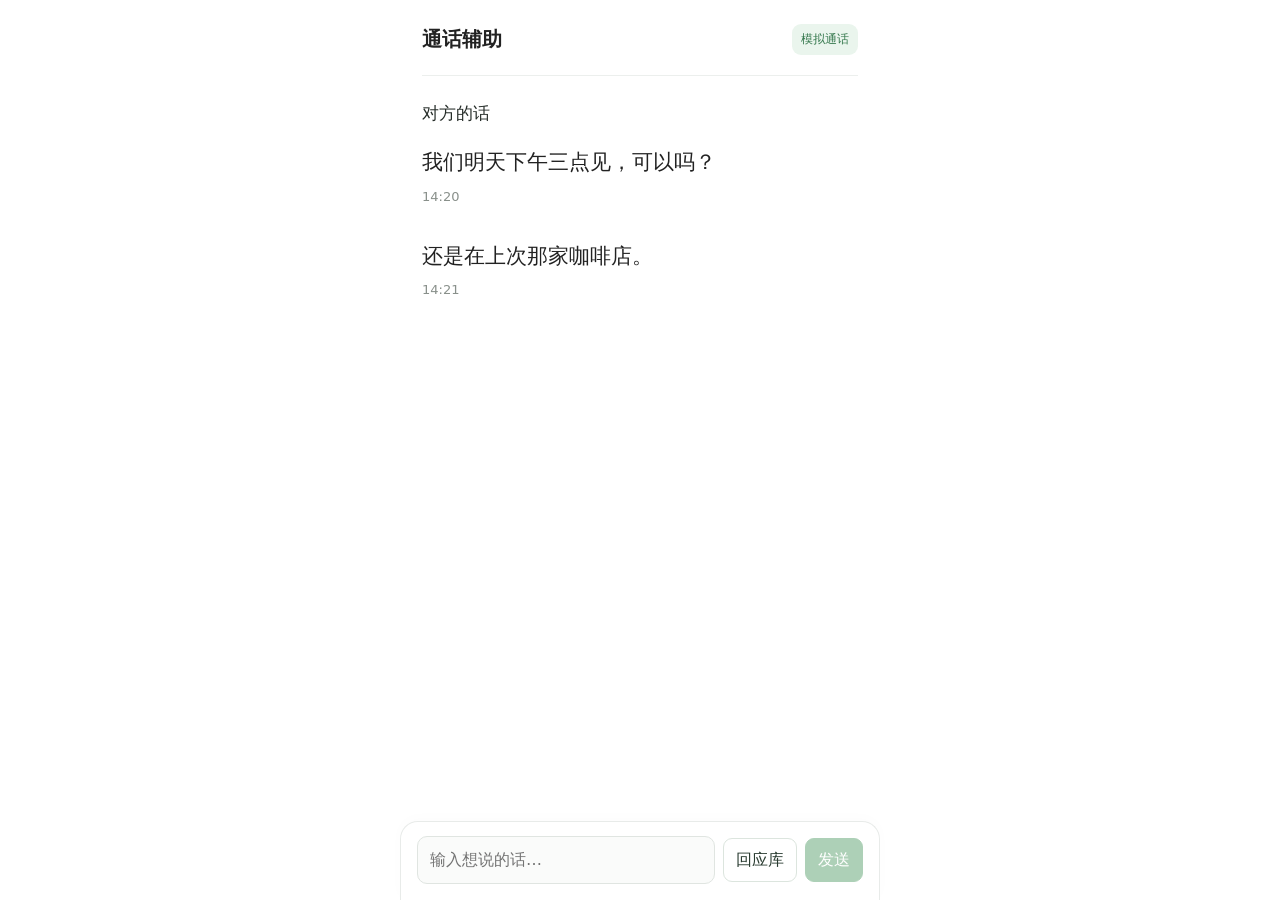
<file: call-prototype.html>
<!doctype html>
<html lang="zh-CN">
<head><meta charset="utf-8"><meta name="viewport" content="width=device-width, initial-scale=1, viewport-fit=cover"><meta name="theme-color" content="#ffffff"><title>想说 · 通话辅助草稿</title><link rel="manifest" href="./manifest.webmanifest"><link rel="icon" type="image/png" href="./icons/icon-192.png"><link rel="apple-touch-icon" href="./icons/apple-touch-icon.png">  <script type="module" crossorigin src="./assets/call-Br3ZENy7.js"></script>
  <link rel="modulepreload" crossorigin href="./assets/font-settings-CSUtlc9c.js">
  <link rel="stylesheet" crossorigin href="./assets/font-settings-BSYRKLKe.css">
  <link rel="stylesheet" crossorigin href="./assets/call-B6NK__8u.css">
</head>
<body><main class="phone">
<header><strong>通话辅助</strong><span class="badge" title="未接入真实通话，不收音、不播音">模拟通话</span></header>
<section id="conversation" aria-label="模拟对话记录" tabindex="0"><p class="caption">对方的话</p><article><p>我们明天下午三点见，可以吗？</p><small>14:20</small></article><article><p>还是在上次那家咖啡店。</p><small>14:21</small></article></section>
<footer id="composer"><label class="sr-only" for="reply">回复内容</label><textarea id="reply" lang="zh-CN" inputmode="text" rows="1" maxlength="500" placeholder="输入想说的话…"></textarea><div class="actions"><button id="openLibrary" aria-haspopup="dialog" aria-controls="replySheet">回应库</button><button id="sendReply" class="primary" disabled aria-label="发送回应（仅演示，不会发出声音）">发送</button></div></footer>

<p id="status" class="sr-only" role="status" aria-live="polite"></p>
</main>
<dialog id="replySheet" aria-labelledby="sheetTitle"><div class="handle" aria-hidden="true"></div><div class="sheet-title"><h2 id="sheetTitle">回应库</h2><button id="closeLibrary">收起</button></div><div id="replyList"></div><p id="libraryInfo" class="note"></p></dialog></body></html>
</file>
<file: assets/font-settings-BSYRKLKe.css>
:root{--ink:#172334;--muted:#686868;--surface:#f4f4f4;--line:#e5e5e5;color:var(--ink);background:#fff;accent-color:var(--ink)}button{background:var(--surface);color:var(--ink);border-color:var(--line)}button:hover{background:#e8e8e8}button:focus-visible,input:focus-visible,textarea:focus-visible,a:focus-visible,summary:focus-visible,[tabindex]:focus-visible{outline:3px solid #171717;outline-offset:3px}input,textarea{color:var(--ink);border-color:var(--line);caret-color:var(--ink)}input::placeholder,textarea::placeholder{color:#737373}::selection{background:#d5d5d5;color:#111}dialog,#card{color:var(--ink);border-color:var(--line);background:#fff}dialog::backdrop,#sidebar::backdrop,.flow-sheet::backdrop,dialog.flow-sheet::backdrop,#settings::backdrop{background:#ffffffe0;-webkit-backdrop-filter:none;backdrop-filter:none}.primary,.composer #voiceEntry,.composer #voiceEntry[aria-expanded=true],#startSpeech,#composer .primary,.key-row .send-key{background:#171717;color:#fff;border-color:#171717}.primary:hover,.composer #voiceEntry:hover,#startSpeech:hover,#composer .primary:hover,.key-row .send-key:hover{background:#333;border-color:#333}.top-action{color:#111;box-shadow:0 2px 20px #00000004}.top-action:hover{background:#f4f4f4}.presence h1,.caption,#sidebar nav a{color:var(--ink)}.home-replies h2,.flow-sheet .hint,.keyboard-toolbar,#sidebar nav small,.disclaimer,.note,small,#status,#collapseEditor,.sheet-title button{color:var(--muted)}#notice,#speechStatus,#editError{color:#3d3d3d}#quick button,.setting-row,.flow-sheet .entry,#settings .entry,#replyList button{background:var(--surface);color:var(--ink);border-color:var(--line)}#quick button:hover,.setting-row:hover,#replyList button:hover{background:#e8e8e8}#sidebar nav [aria-current]{background:#171717;color:#fff}.composer,.listen-footer,header,#composer{border-color:var(--line)}.composer input,.composer textarea,#composer textarea,textarea{background:#f5f5f5;color:var(--ink)}.sheet-grip,.handle,#sheetHandle span{background:#a3a3a3}#settings{border-color:var(--line);box-shadow:0 -4px 24px #00000010}#homeKeyboard,#previewKeyboard{background:#e8e8e8;border-color:#dcdcdc}.key-row button,.keyboard-row button{color:var(--ink)}.key-row .send-key{color:#fff}.key-row button:active,.keyboard-row button:active,.keyboard-row button[aria-pressed=true]{background:#ccc;color:#111}.orb{border-radius:50%;overflow:hidden;background:transparent;box-shadow:none;animation:none;mix-blend-mode:multiply}.orb:before,.orb:after{content:none}.orb canvas{display:block;width:100%;height:100%;filter:url(#orb-palette)}.orb .orb-gif-fallback{position:absolute;width:256%;height:192%;max-width:none;left:-78%;top:-46%;filter:url(#orb-palette)}@keyframes ribbon-drift{0%{transform:translate(-2%,2%) rotate(-7deg) scale(1.02)}to{transform:translate(2%,-2%) rotate(7deg) scale(1.08)}}@media(prefers-reduced-motion:reduce){.orb:before{animation:none;transform:none}}.badge,.outgoing{background:#f0f0f0;color:var(--ink)}a{color:#444}#composer{box-shadow:0 -3px 14px #00000004}#replyList button[aria-pressed=true]{background:#ededed;border-color:#171717;color:#172334}#replyList button[aria-pressed=true]:after{background:#171717;color:#fff}.home-replies{min-width:0}#settingsDescription{margin:8px 0 0}.composer input,.composer #voiceEntry{border-radius:12px}.sound-bars{flex-shrink:0}.listening .sound-bars i{transform-origin:center;animation:active-sound-wave .65s ease-in-out infinite alternate}.listening .sound-bars i:nth-child(2){animation-delay:-.4s}.listening .sound-bars i:nth-child(3){animation-delay:-.2s}.listening .sound-bars i:nth-child(4){animation-delay:-.55s}@keyframes active-sound-wave{0%{transform:scaleY(.3)}to{transform:scaleY(1.55)}}@media(prefers-reduced-motion:reduce){.listening .sound-bars i{animation:none}}#quick{display:flex;flex-direction:column;align-items:flex-start;gap:10px;min-width:0}#quick button{flex:none;width:fit-content;max-width:100%;min-width:0;white-space:nowrap;overflow:hidden;text-overflow:ellipsis}body,.shell{background:#fff}#quick button,#quick button:hover{background:#fafafa}#quick button:active{background:#e8e8e8}.top-action{background:#fff;color:#111;box-shadow:0 4px 24px #00000005}.top-action:hover{background:#fafafa}.top-action:active{background:#ededed}.input-dock{background:transparent}.composer{background:transparent;border-top-color:transparent;-webkit-backdrop-filter:none;backdrop-filter:none}.composer input{background:#fafafa}.composer{align-items:stretch}.composer input,.composer #voiceEntry{box-sizing:border-box;min-height:50px;line-height:1.5;padding-top:12px;padding-bottom:12px}.composer input:focus-visible{outline:none;outline-offset:0;box-shadow:inset 0 0 0 2px #171717}:root{font-size:calc(16px * var(--text-scale,1))}#fontSize{display:block;width:100%;margin:0;min-height:44px;accent-color:#171717}#fontPanel{overflow-x:hidden}#sidebar #myMenu button{display:flex;align-items:center;justify-content:space-between;background:#fafafa;color:#172334}#myDetail{margin-top:24px}#myDetail h3{font-size:calc(20px * var(--text-scale,1));margin:24px 0 18px}#myDetail h4{font-size:calc(16px * var(--text-scale,1));margin:24px 0 8px}#myDetail p{font-size:calc(15px * var(--text-scale,1));line-height:1.8;overflow-wrap:anywhere;color:#555}#backMy{font-size:calc(14px * var(--text-scale,1));background:#f5f5f5}.menu-label{display:flex;align-items:center;gap:12px;min-width:0;text-align:left}.menu-icon{width:22px;height:22px;flex:0 0 22px;color:currentColor}#settings .setting-row,#sidebar #myMenu button{align-items:center;gap:12px}.font-preview{background:#f5f5f5;border-radius:16px;padding:20px;margin:20px 0;overflow-wrap:anywhere}.font-preview p{line-height:1.6}#fontPanel .heading,[data-large-text=true] .heading{flex-wrap:wrap}[data-large-text=true] .composer #voiceEntry{white-space:nowrap;min-width:0;padding:12px}[data-large-text=true] #voicePanel[open]{overflow-y:auto}[data-large-text=true] #transcript{flex:1 0 120px;min-height:120px}[data-large-text=true] #composer{grid-template-columns:minmax(0,1fr)}[data-large-text=true] #composer textarea{height:auto;min-height:66px}
</file>
<file: assets/call-B6NK__8u.css>
:root{font-family:system-ui,Microsoft YaHei,sans-serif;color:#222;background:#f4f6f4}*{box-sizing:border-box}body{margin:0}.phone{max-width:480px;height:100dvh;margin:auto;background:#fff;display:flex;flex-direction:column;padding:env(safe-area-inset-top) 22px env(safe-area-inset-bottom)}header{display:flex;align-items:center;justify-content:space-between;gap:8px;padding:20px 0}a{color:#526058;text-decoration:none;font-size:calc(var(--text-scale,1) * (14px));min-height:44px;display:inline-flex;align-items:center}.badge{font-size:calc(var(--text-scale,1) * (12px));background:#eaf5ed;color:#36794e;border-radius:9px;padding:7px 9px}.disclaimer,.note{color:#727a75;font-size:calc(var(--text-scale,1) * (12px));line-height:1.7}.disclaimer{margin:0 0 12px;padding-bottom:12px;border-bottom:1px solid #eee}#conversation{flex:1;min-height:0;overflow:auto;overscroll-behavior:contain;padding:12px 0 20px}.caption{font-size:calc(var(--text-scale,1) * (13px));color:#747d77;margin:0 0 24px}article{margin:0 0 26px;max-width:92%}article p{font-size:calc(var(--text-scale,1) * (21px));line-height:1.65;margin:0 0 8px;white-space:pre-wrap;overflow-wrap:anywhere}small{font-size:calc(var(--text-scale,1) * (11px));color:#78847c}.outgoing{margin-left:auto;background:#ecf6ef;padding:14px 16px;border-radius:18px 18px 4px}.outgoing p{font-size:calc(var(--text-scale,1) * (18px))}footer{flex-shrink:0;padding:12px 0 8px;border-top:1px solid #eee;background:#fff}#status{font-size:calc(var(--text-scale,1) * (13px));line-height:1.5;color:#53645a;margin:0 0 10px}textarea{width:100%;font:inherit;font-size:calc(var(--text-scale,1) * (16px));line-height:1.5;resize:none;border:1px solid #e0e5e1;background:#fafcfb;border-radius:15px;padding:12px;max-height:140px}.actions{display:flex;gap:12px;margin-top:10px;justify-content:space-between}button{font:inherit;cursor:pointer;min-height:44px;padding:10px 16px;border:1px solid #dce5de;border-radius:12px;background:#fff;color:#293b30}.primary{background:#40845b;color:#fff;border-color:#40845b;flex:1}button:disabled{opacity:.45;cursor:default}button:focus-visible,textarea:focus-visible,a:focus-visible{outline:3px solid #59a577;outline-offset:3px}.sr-only{position:absolute;width:1px;height:1px;overflow:hidden;clip-path:inset(50%)}dialog{position:fixed;inset:auto 0 0;margin:0 auto;width:min(480px,100%);max-width:480px;max-height:78dvh;min-height:50dvh;overflow:auto;border:1px solid #e1e7e2;border-radius:28px 28px 0 0;padding:14px 22px calc(22px + env(safe-area-inset-bottom));background:#fff}dialog::backdrop{background:#19271e35;inset:0 max(0px,calc((100% - 480px)/2))}.handle{width:40px;height:5px;border-radius:8px;background:#bbc3bd;margin:0 auto 22px}.sheet-title{display:flex;align-items:center;justify-content:space-between}h2{font-size:calc(var(--text-scale,1) * (22px));margin:0}#replyList{display:grid;gap:12px;margin:20px 0}#replyList button{text-align:left;padding:16px;line-height:1.7;background:#f7faf8;overflow-wrap:anywhere}.note{margin:10px 0 0}@media(max-height:600px){header{padding:8px 0}.disclaimer{font-size:calc(var(--text-scale,1) * (11px))}article{margin-bottom:16px}}[hidden]{display:none!important}#previewKeyboard{flex-shrink:0;margin:0 -22px;background:#e8ebe9;padding:4px 6px calc(8px + env(safe-area-inset-bottom));border-top:1px solid #dce1dd}.keyboard-toolbar{display:flex;justify-content:space-between;align-items:center;padding:0 6px;gap:4px;color:#647169;font-size:calc(var(--text-scale,1) * (11px))}.keyboard-toolbar button{font-size:calc(var(--text-scale,1) * (12px));min-height:36px;padding:5px 8px;border:0;background:transparent}.keyboard-row{display:flex;justify-content:center;gap:5px;margin-top:7px}.keyboard-row button{flex:1;min-width:0;min-height:40px;padding:5px 0;border:0;border-radius:6px;background:#fff;box-shadow:0 1px 1px #0003;color:#26332c;font-size:calc(var(--text-scale,1) * (17px));touch-action:manipulation}.keyboard-row:nth-child(2){padding:0 14px}.keyboard-row button.space-key{flex:4;font-size:calc(var(--text-scale,1) * (13px))}.keyboard-row button:active,.keyboard-row button[aria-pressed=true]{background:#c8dfd0}.keyboard-open #composer{padding-bottom:10px}.keyboard-open #composer.editing textarea{height:72px}@media(max-height:600px){.keyboard-row{margin-top:4px}.keyboard-row button{min-height:32px}.keyboard-open #composer.editing .handle,.keyboard-open #composer.editing .note{display:none}}header{padding:24px 0 20px;border-bottom:1px solid #ecefed;flex-shrink:0}header strong{font-size:calc(var(--text-scale,1) * (20px))}#conversation{padding-top:26px}.caption{font-size:calc(var(--text-scale,1) * (17px));color:#252c28;margin-bottom:20px}article{margin-bottom:34px;max-width:100%}article p{font-size:calc(var(--text-scale,1) * (21px));line-height:1.65;margin-bottom:6px}small{font-size:calc(var(--text-scale,1) * (13px));color:#89908b}#composer{margin:0 -22px;display:grid;grid-template-columns:minmax(0,1fr) auto;align-items:center;gap:8px;padding:14px 16px calc(16px + env(safe-area-inset-bottom));border:1px solid #e8ebe9;border-bottom:0;border-radius:18px 18px 0 0;box-shadow:0 -3px 14px #24382b04}#composer textarea{height:48px;min-height:48px;max-height:180px;font-size:calc(var(--text-scale,1) * (16px));padding:11px 12px;border-radius:10px;background:#fafbfa}#composer .actions{margin:0;gap:8px;display:flex}#composer button{white-space:nowrap;border-radius:9px;padding:10px 12px}#composer .primary{background:#4c9961;border-color:#4c9961}#composer .editor-only{display:none}#composer.editing{display:flex;flex-direction:column;align-items:stretch;padding:12px 22px calc(20px + env(safe-area-inset-bottom));border-radius:25px 25px 0 0;gap:0}#composer.editing .editor-only{display:block}#composer.editing .handle{margin:0 auto 14px}#composer.editing .editor-title{display:flex;justify-content:space-between;align-items:center;margin-bottom:10px;font-weight:600}#collapseEditor{min-height:36px;font-size:calc(var(--text-scale,1) * (12px));color:#7b857e;background:transparent;border:0}#composer.editing textarea{height:100px;background:#fff}#composer.editing .note{margin:6px 0 12px;font-size:calc(var(--text-scale,1) * (12px))}#composer.editing .actions{gap:12px}dialog{height:60dvh;min-height:0;max-height:80dvh;padding-top:14px}dialog::backdrop{background:#20282055}.sheet-title button{border:0;color:#7a847d;background:transparent;padding-right:0}#replyList{gap:12px;margin:22px 0 28px}#replyList button{position:relative;border-radius:11px;background:#f8faf9;font-size:calc(var(--text-scale,1) * (17px));padding:17px 36px 17px 16px;line-height:1.6}#replyList button[aria-pressed=true]{background:#edf7ef;border-color:#4c9961;color:#263d2d}#replyList button[aria-pressed=true]:after{content:"✓";position:absolute;right:12px;top:50%;transform:translateY(-50%);background:#4c9961;color:#fff;border-radius:50%;width:20px;height:20px;text-align:center;line-height:20px;font-size:calc(var(--text-scale,1) * (13px))}#libraryInfo{text-align:center;font-size:calc(var(--text-scale,1) * (12px))}@media(max-width:360px){#composer{gap:5px;padding-left:10px;padding-right:10px}#composer .actions{gap:5px}#composer button{padding:10px 8px;font-size:calc(var(--text-scale,1) * (14px))}}@media(max-height:550px){header{padding:10px 0}#conversation{padding-top:14px}#composer.editing textarea{height:72px}}.chinese-keyboard{flex-shrink:0;background:#e9e9e9;padding:6px 6px calc(10px + env(safe-area-inset-bottom));color:#172334}.chinese-keyboard[hidden]{display:none}.pinyin-spelling{min-height:22px;padding:0 8px;font-size:calc(var(--text-scale,1) * (16px));overflow-wrap:anywhere}.pinyin-candidates{display:flex;gap:6px;overflow-x:auto;min-height:44px;max-height:56px;padding:3px 2px}.pinyin-candidates button{flex-shrink:0;background:transparent;font-size:calc(var(--text-scale,1) * (22px));padding:4px 10px;border:0}.pinyin-row{display:flex;gap:4px;margin-top:6px}.pinyin-row button{flex:1;min-width:0;min-height:44px;padding:5px 0;border:0;border-radius:6px;background:#fff;color:#172334;font-size:calc(var(--text-scale,1) * (19px));box-shadow:0 1px 1px #0002;touch-action:manipulation}.pinyin-row button:active{background:#ccc}.pinyin-row .space{flex:3}.pinyin-row .submit{flex:2;background:#171717;color:#fff;font-size:calc(var(--text-scale,1) * (17px))}.phone>.chinese-keyboard{margin:0 -22px}@media(max-height:650px){.pinyin-row{margin-top:4px}.pinyin-row button{min-height:36px}.pinyin-spelling{min-height:18px}}
</file>
